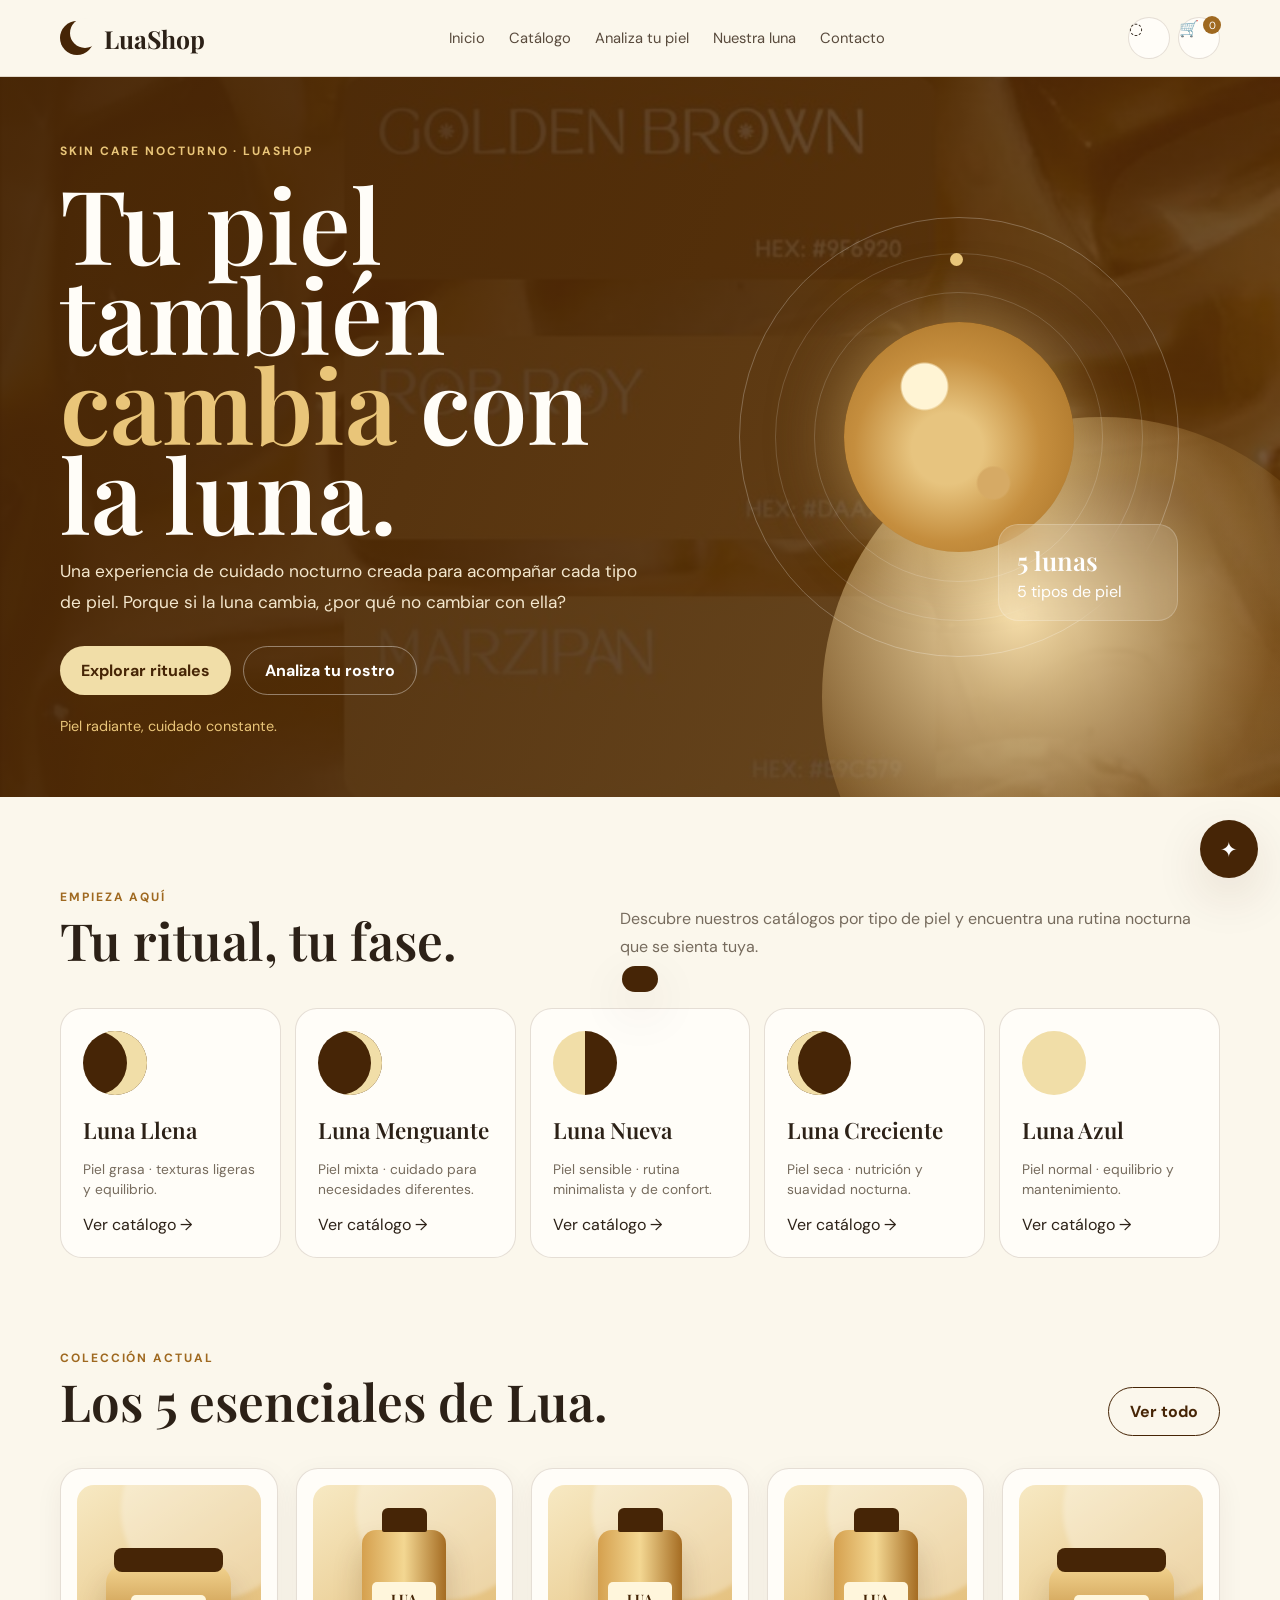
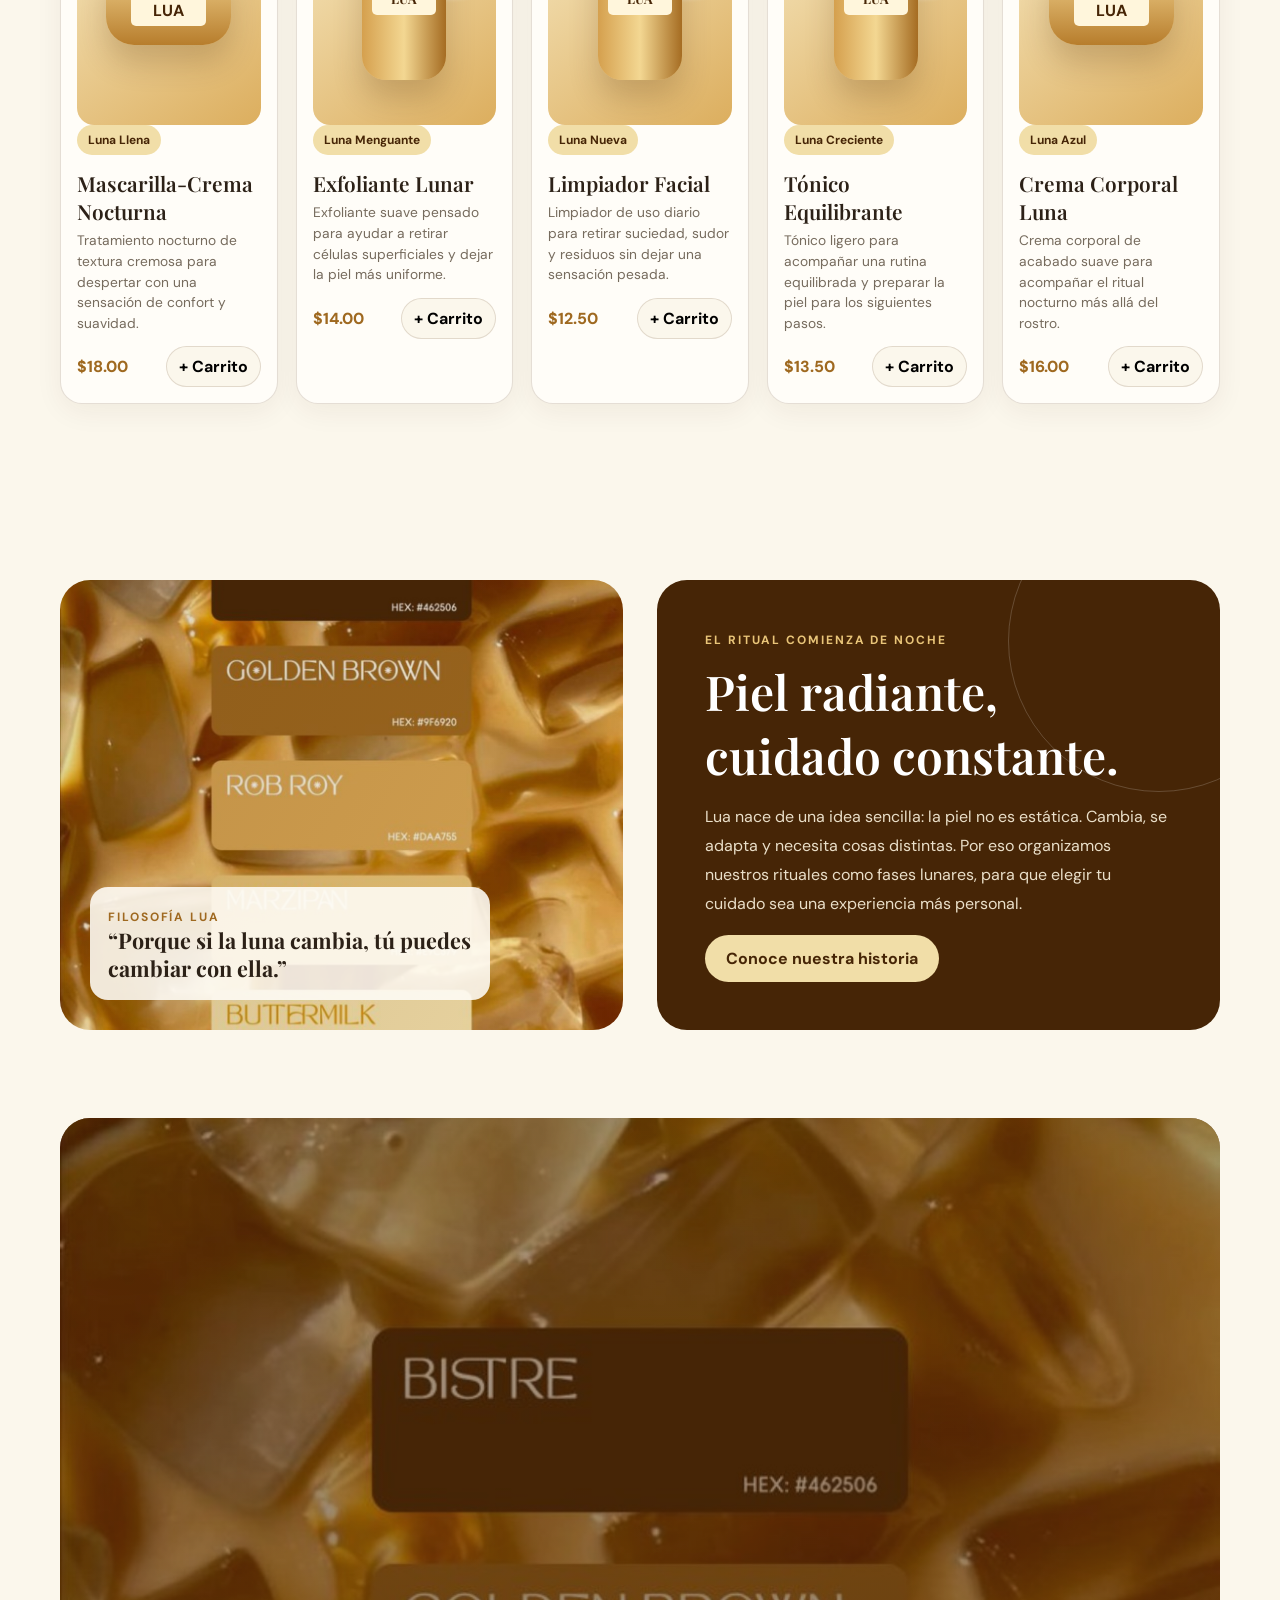
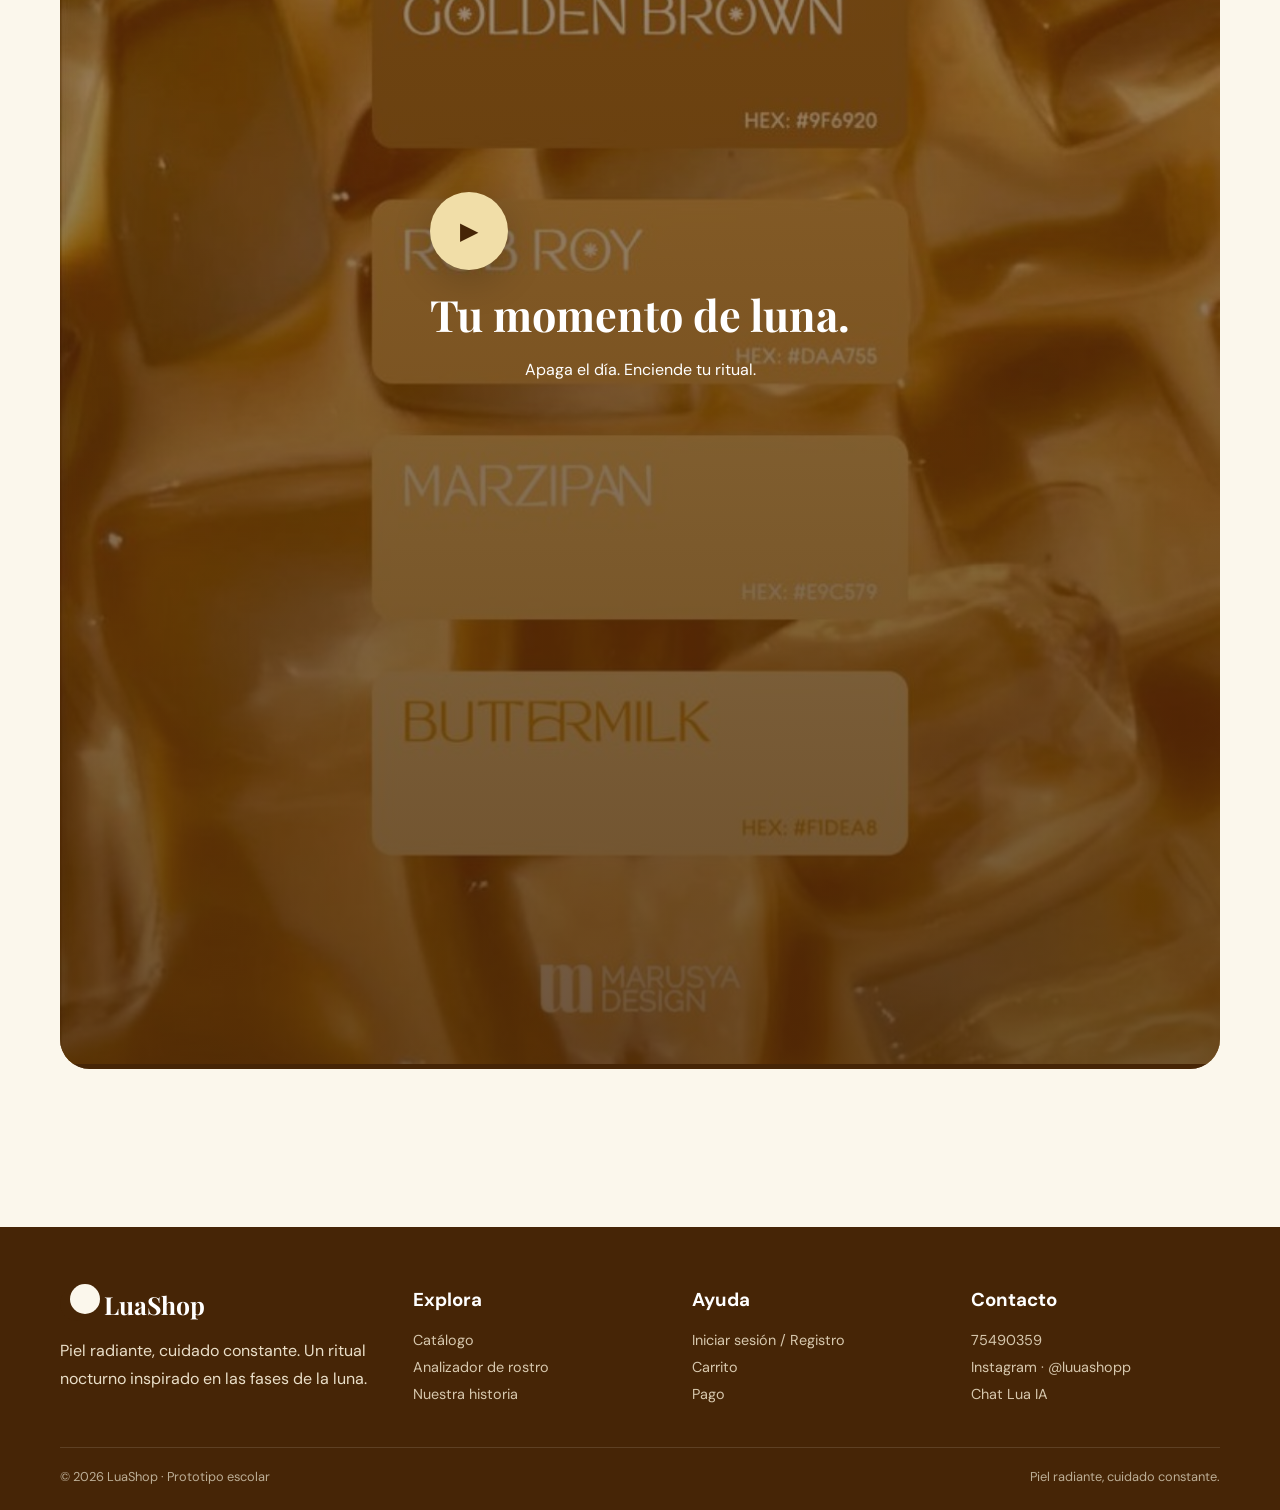
<file: index.html>
<!doctype html><html lang="es"><head><meta charset="utf-8"><meta name="viewport" content="width=device-width,initial-scale=1"><title>LuaShop · Piel radiante, cuidado constante</title><link rel="stylesheet" href="styles.css"></head><body><div id="header"></div>
<section class="hero"><div class="container hero-grid"><div><span class="eyebrow" style="color:var(--marzipan)">Skin care nocturno · LuaShop</span><h1>Tu piel también <em>cambia</em> con la luna.</h1><p>Una experiencia de cuidado nocturno creada para acompañar cada tipo de piel. Porque si la luna cambia, ¿por qué no cambiar con ella?</p><div class="hero-actions"><a class="btn btn-light" href="catalogo.html">Explorar rituales</a><a class="btn" style="border:1px solid rgba(255,255,255,.4);color:white" href="analizador.html">Analiza tu rostro</a></div><div class="hero-note">Piel radiante, cuidado constante.</div></div><div class="hero-art"><div class="moon-orbit"><span class="orbit-dot"></span><div class="moon"></div><div class="glass-card hero-mini"><strong>5 lunas</strong><span>5 tipos de piel</span></div></div></div></div></section>
<section class="section"><div class="container"><div class="section-head"><div><span class="eyebrow">Empieza aquí</span><h2>Tu ritual, tu fase.</h2></div><p>Descubre nuestros catálogos por tipo de piel y encuentra una rutina nocturna que se sienta tuya.</p></div><div class="phase-grid"><a class="phase" href="catalogo.html?skin=grasa"><div class="phase-moon"></div><h3>Luna Llena</h3><p>Piel grasa · texturas ligeras y equilibrio.</p><span>Ver catálogo →</span></a><a class="phase" href="catalogo.html?skin=mixta"><div class="phase-moon"></div><h3>Luna Menguante</h3><p>Piel mixta · cuidado para necesidades diferentes.</p><span>Ver catálogo →</span></a><a class="phase" href="catalogo.html?skin=sensible"><div class="phase-moon"></div><h3>Luna Nueva</h3><p>Piel sensible · rutina minimalista y de confort.</p><span>Ver catálogo →</span></a><a class="phase" href="catalogo.html?skin=seca"><div class="phase-moon"></div><h3>Luna Creciente</h3><p>Piel seca · nutrición y suavidad nocturna.</p><span>Ver catálogo →</span></a><a class="phase" href="catalogo.html?skin=normal"><div class="phase-moon"></div><h3>Luna Azul</h3><p>Piel normal · equilibrio y mantenimiento.</p><span>Ver catálogo →</span></a></div></div></section>
<section class="section" style="padding-top:0"><div class="container"><div class="section-head"><div><span class="eyebrow">Colección actual</span><h2>Los 5 esenciales de Lua.</h2></div><a class="btn btn-outline" href="catalogo.html">Ver todo</a></div><div class="product-grid" id="featuredGrid"></div></div></section>
<section class="section"><div class="container split"><div class="story-image"><div class="quote"><span class="eyebrow">Filosofía Lua</span><br><strong>“Porque si la luna cambia, tú puedes cambiar con ella.”</strong></div></div><div class="story-card"><span class="eyebrow" style="color:var(--marzipan)">El ritual comienza de noche</span><h2>Piel radiante,<br>cuidado constante.</h2><p>Lua nace de una idea sencilla: la piel no es estática. Cambia, se adapta y necesita cosas distintas. Por eso organizamos nuestros rituales como fases lunares, para que elegir tu cuidado sea una experiencia más personal.</p><a class="btn btn-light" href="nosotros.html">Conoce nuestra historia</a></div></div></section>
<section class="section" style="padding-top:0"><div class="container"><div class="video-wrap"><video autoplay muted loop playsinline poster="assets/palette-reference.jpg"><source src="https://cdn.coverr.co/videos/coverr-a-woman-applying-face-cream-1573/1080p.mp4" type="video/mp4"></video><div class="video-overlay"><div><div class="play">▶</div><h2 class="serif" style="font-size:2.7rem;margin:15px 0 5px">Tu momento de luna.</h2><p>Apaga el día. Enciende tu ritual.</p></div></div></div></div></section>
<div id="footer"></div><div id="chat"></div><div class="toast"></div><script src="app.js"></script><script>document.querySelector('#chat').innerHTML='<div class="chat"><button id="chatToggle" class="chat-toggle">✦</button><div id="chatPanel" class="chat-panel"><div class="chat-head"><strong>Lua IA</strong><br><small>Asistente de LuaShop</small></div><div id="messages" class="messages"><div class="msg bot">Hola ✦ Soy Lua IA. ¿Te ayudo a encontrar tu ritual?</div></div><form id="chatForm" class="chat-input"><input id="chatInput" placeholder="Escribe algo..."><button>➤</button></form></div></div>';setupShared();initChat()</script></body></html>
</file>
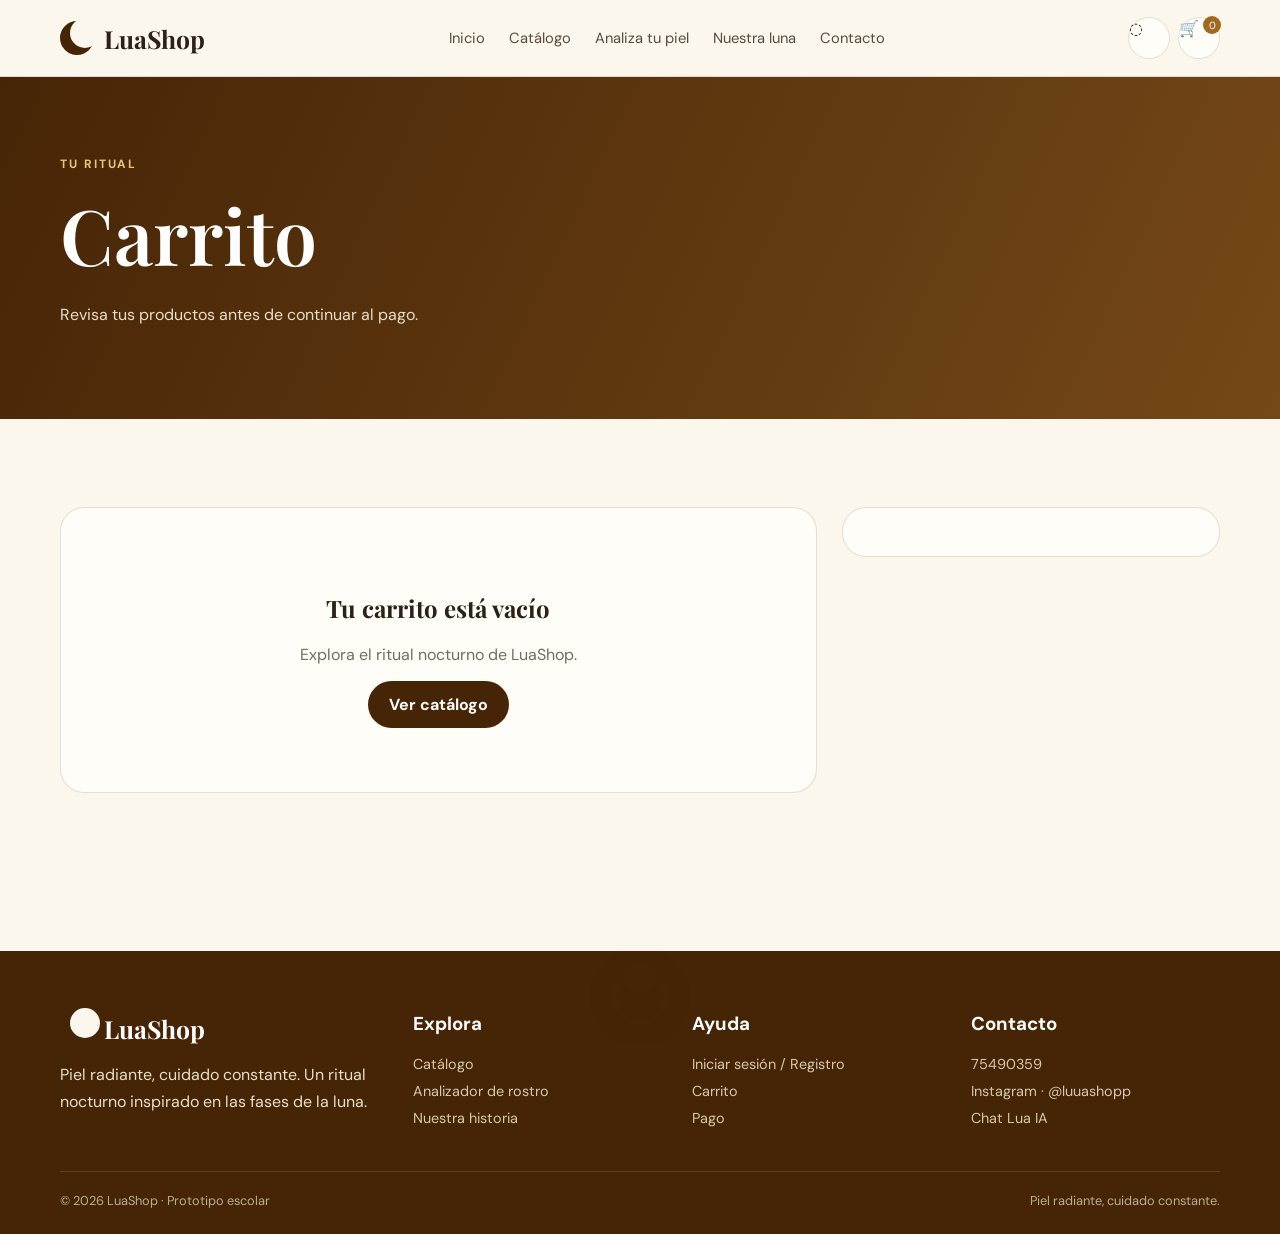
<file: carrito.html>
<!doctype html><html lang="es"><head><meta charset="utf-8"><meta name="viewport" content="width=device-width,initial-scale=1"><title>Carrito · LuaShop</title><link rel="stylesheet" href="styles.css"></head><body><div id="header"></div><section class="page-hero"><div class="container"><span class="eyebrow" style="color:var(--marzipan)">Tu ritual</span><h1>Carrito</h1><p>Revisa tus productos antes de continuar al pago.</p></div></section><section class="section"><div class="container cart-layout"><div class="cart-items" id="cartItems"></div><aside class="summary" id="summary"></aside></div></section><div id="footer"></div><div class="toast"></div><script src="app.js"></script><script>setupShared();initCart()</script></body></html>
</file>
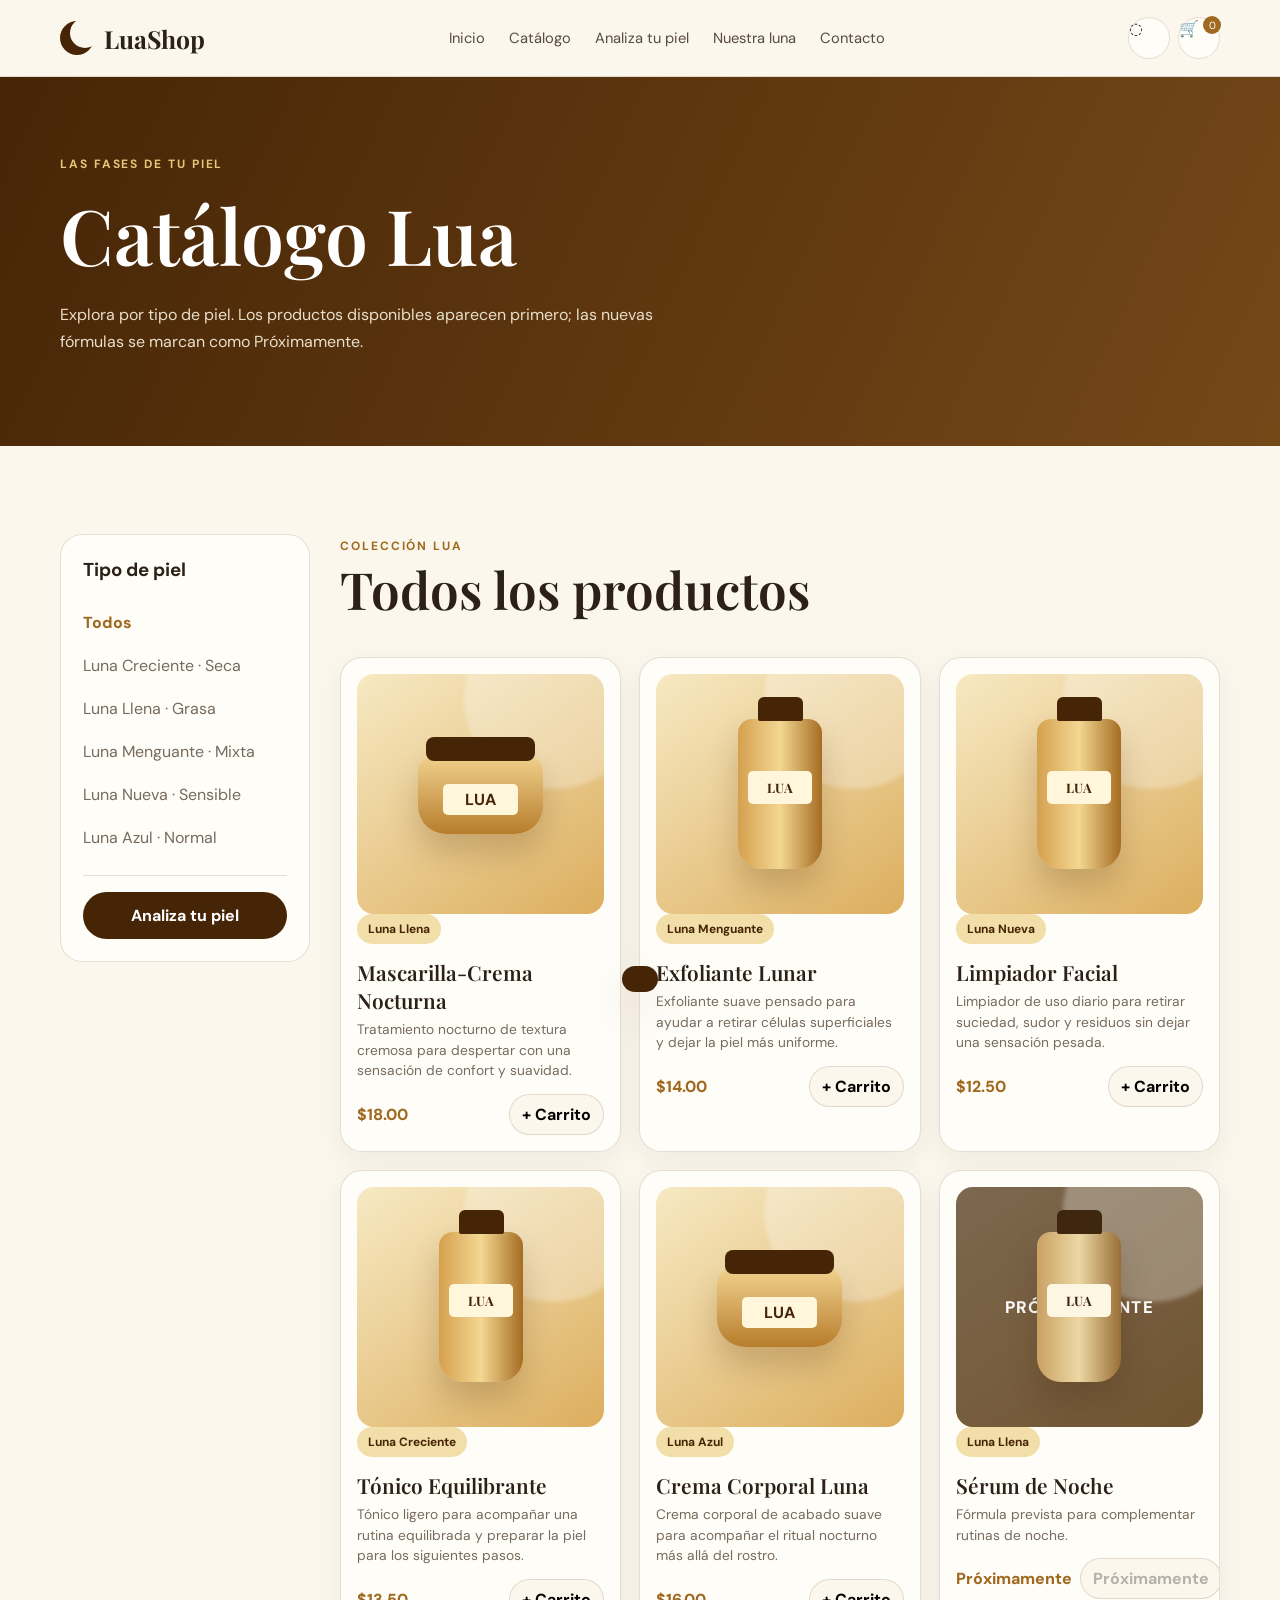
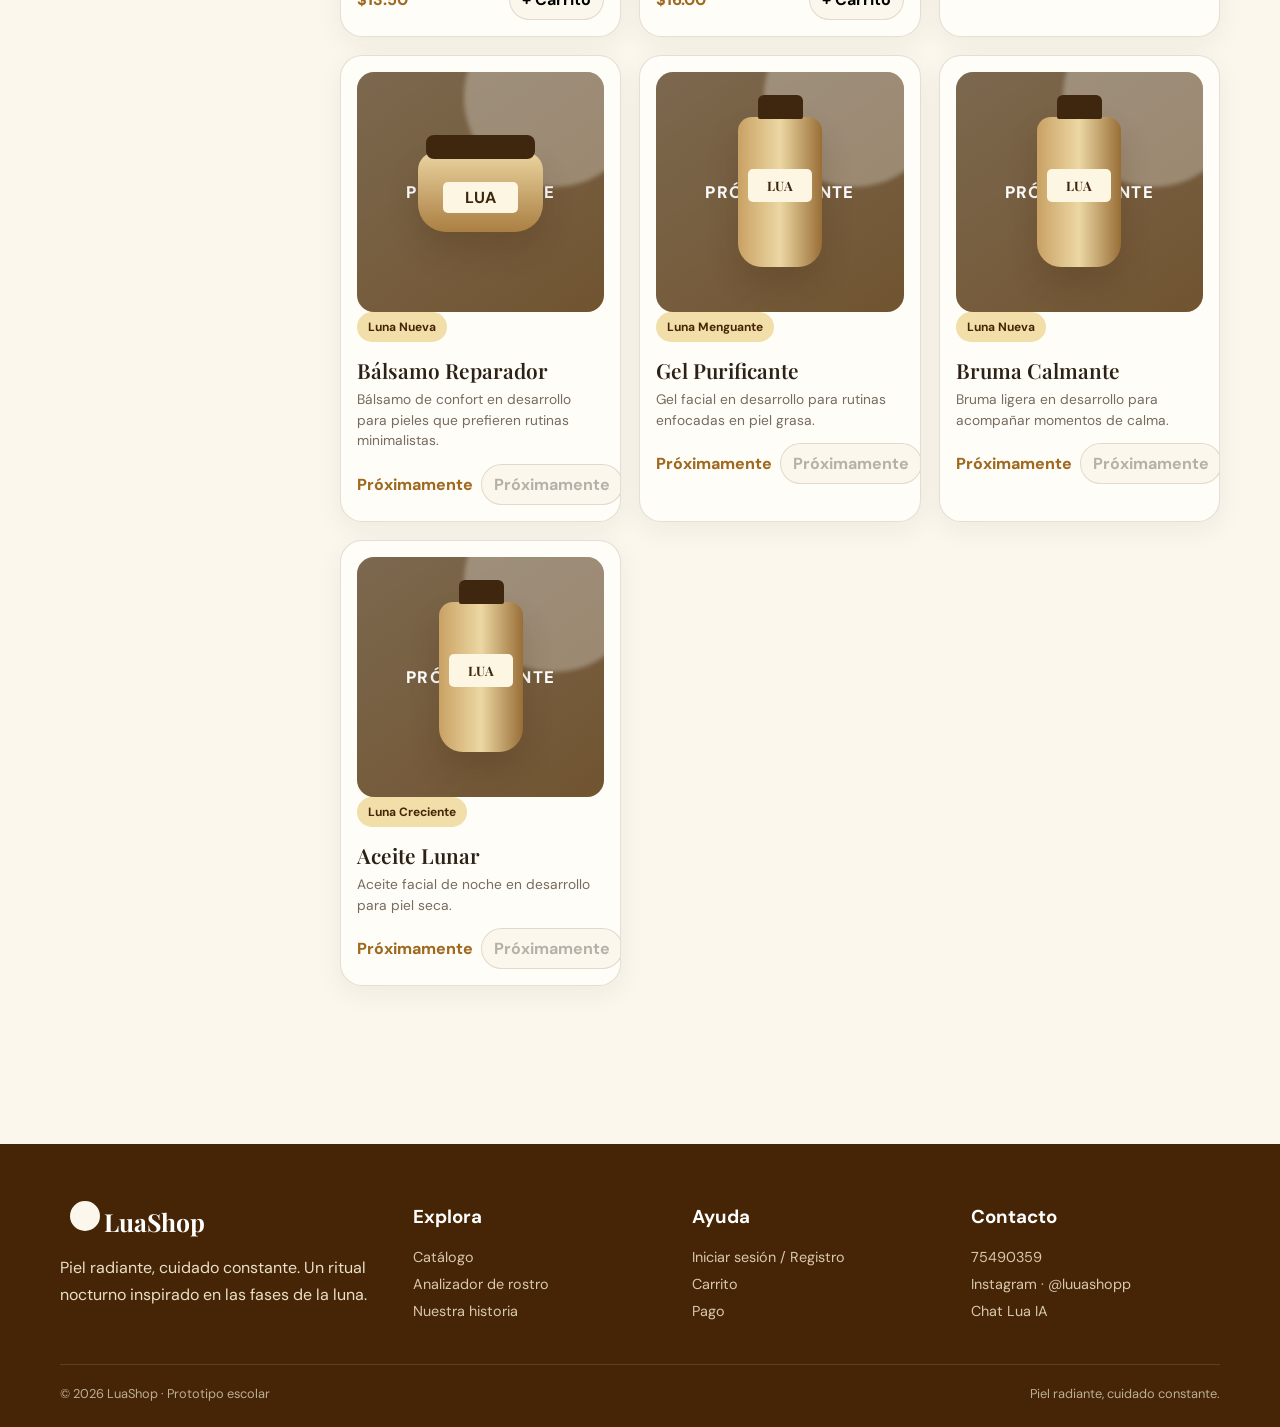
<file: catalogo.html>
<!doctype html><html lang="es"><head><meta charset="utf-8"><meta name="viewport" content="width=device-width,initial-scale=1"><title>Catálogo · LuaShop</title><link rel="stylesheet" href="styles.css"></head><body><div id="header"></div><section class="page-hero"><div class="container"><span class="eyebrow" style="color:var(--marzipan)">Las fases de tu piel</span><h1>Catálogo Lua</h1><p>Explora por tipo de piel. Los productos disponibles aparecen primero; las nuevas fórmulas se marcan como Próximamente.</p></div></section><section class="section"><div class="container catalog-layout"><aside class="filters"><h3>Tipo de piel</h3><button class="filter-btn active" data-filter="all">Todos</button><button class="filter-btn" data-filter="seca">Luna Creciente · Seca</button><button class="filter-btn" data-filter="grasa">Luna Llena · Grasa</button><button class="filter-btn" data-filter="mixta">Luna Menguante · Mixta</button><button class="filter-btn" data-filter="sensible">Luna Nueva · Sensible</button><button class="filter-btn" data-filter="normal">Luna Azul · Normal</button><hr style="border:0;border-top:1px solid var(--line);margin:16px 0"><a class="btn btn-primary" style="width:100%" href="analizador.html">Analiza tu piel</a></aside><main><div class="section-head"><div><span class="eyebrow">Colección Lua</span><h2 id="catalogTitle">Todos los productos</h2></div></div><div class="catalog-grid" id="catalogGrid"></div></main></div></section><div id="footer"></div><div class="toast"></div><script src="app.js"></script><script>setupShared();initCatalog();const skinParam=new URLSearchParams(location.search).get('skin');if(skinParam){document.querySelector(`[data-filter="${skinParam}"]`)?.click()}</script></body></html>
</file>
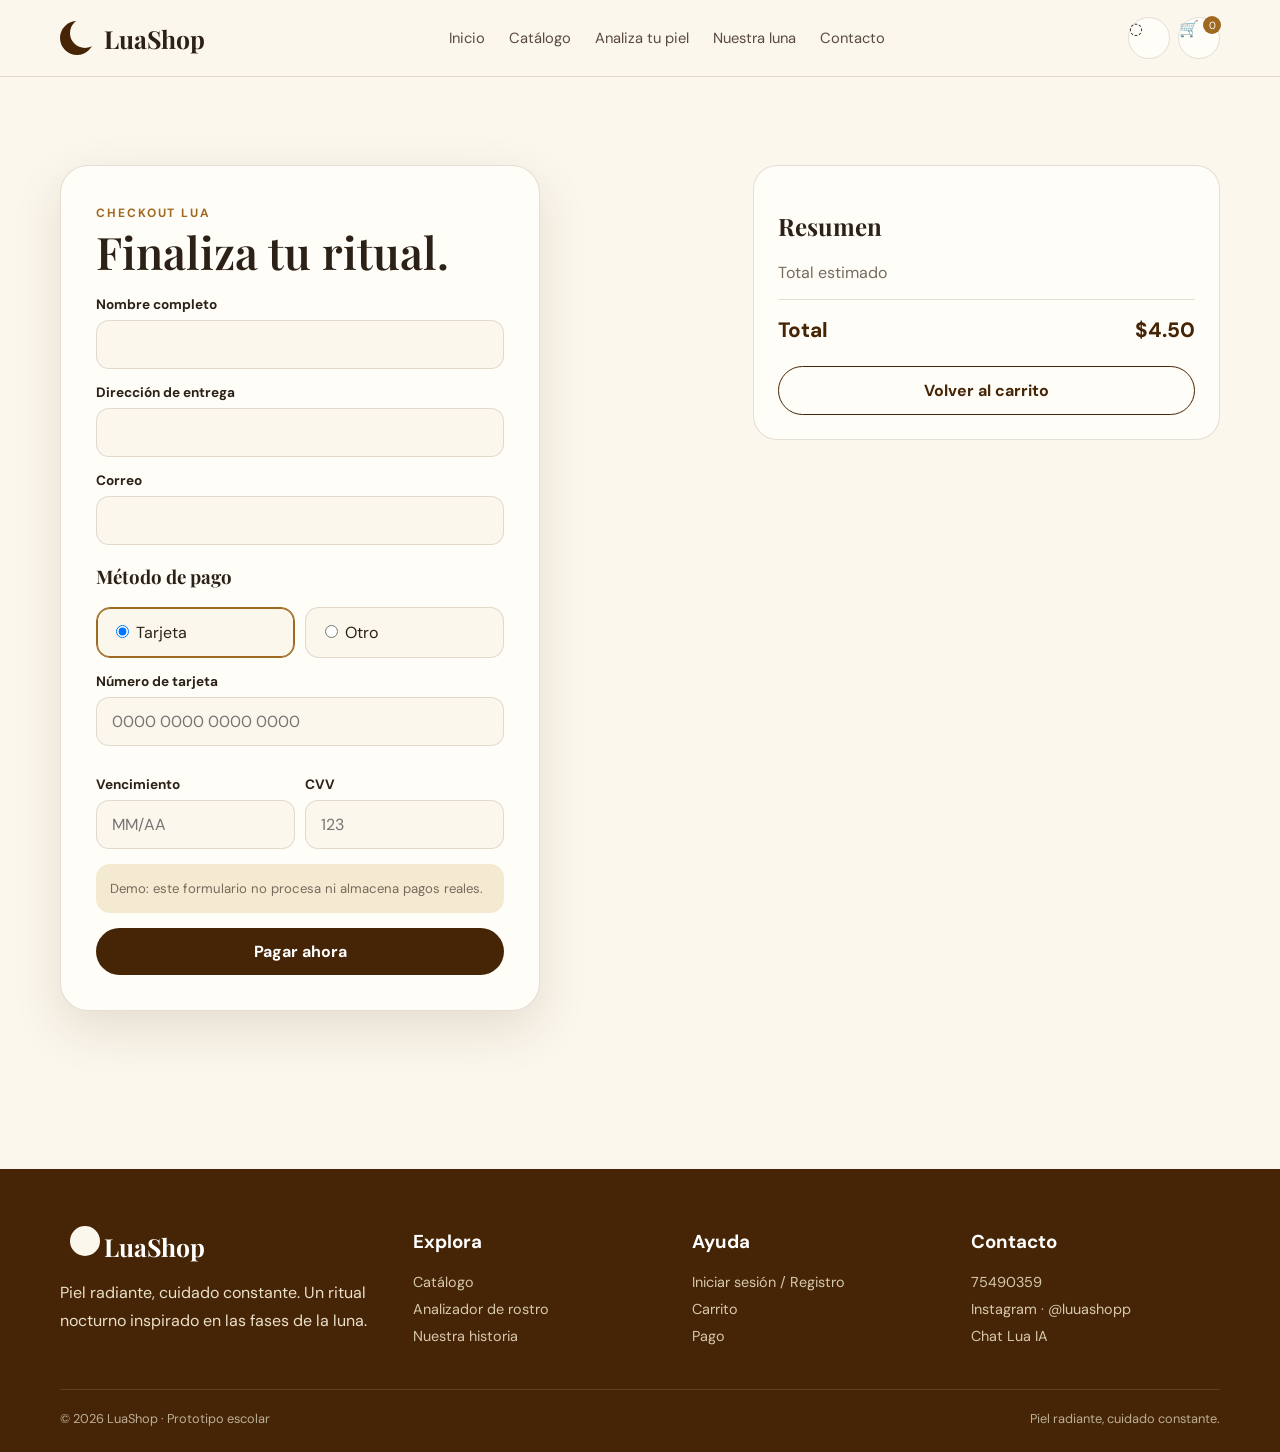
<file: checkout.html>
<!doctype html><html lang="es"><head><meta charset="utf-8"><meta name="viewport" content="width=device-width,initial-scale=1"><title>Pago · LuaShop</title><link rel="stylesheet" href="styles.css"></head><body><div id="header"></div><section class="section"><div class="container checkout-grid"><form class="auth-card" id="payForm"><span class="eyebrow">Checkout Lua</span><h1>Finaliza tu ritual.</h1><div class="form-group"><label>Nombre completo</label><input required></div><div class="form-group"><label>Dirección de entrega</label><input required></div><div class="form-group"><label>Correo</label><input type="email" required></div><h3 class="serif">Método de pago</h3><div class="pay-options"><label class="pay-option active"><input type="radio" checked name="pay"> Tarjeta</label><label class="pay-option"><input type="radio" name="pay"> Otro</label></div><div class="form-group"><label>Número de tarjeta</label><input inputmode="numeric" maxlength="19" placeholder="0000 0000 0000 0000" required></div><div style="display:grid;grid-template-columns:1fr 1fr;gap:10px"><div class="form-group"><label>Vencimiento</label><input placeholder="MM/AA" required></div><div class="form-group"><label>CVV</label><input inputmode="numeric" maxlength="4" placeholder="123" required></div></div><div class="notice">Demo: este formulario no procesa ni almacena pagos reales.</div><button class="btn btn-primary" style="width:100%;margin-top:15px">Pagar ahora</button></form><aside class="summary" id="paymentArea"><h2 class="serif">Resumen</h2><p style="color:var(--muted)">Total estimado</p><div class="summary-line summary-total"><span>Total</span><span id="checkoutTotal">$0.00</span></div><a href="carrito.html" class="btn btn-outline" style="width:100%;margin-top:10px">Volver al carrito</a></aside></div></section><div id="footer"></div><script src="app.js"></script><script>setupShared();initCheckout()</script></body></html>
</file>
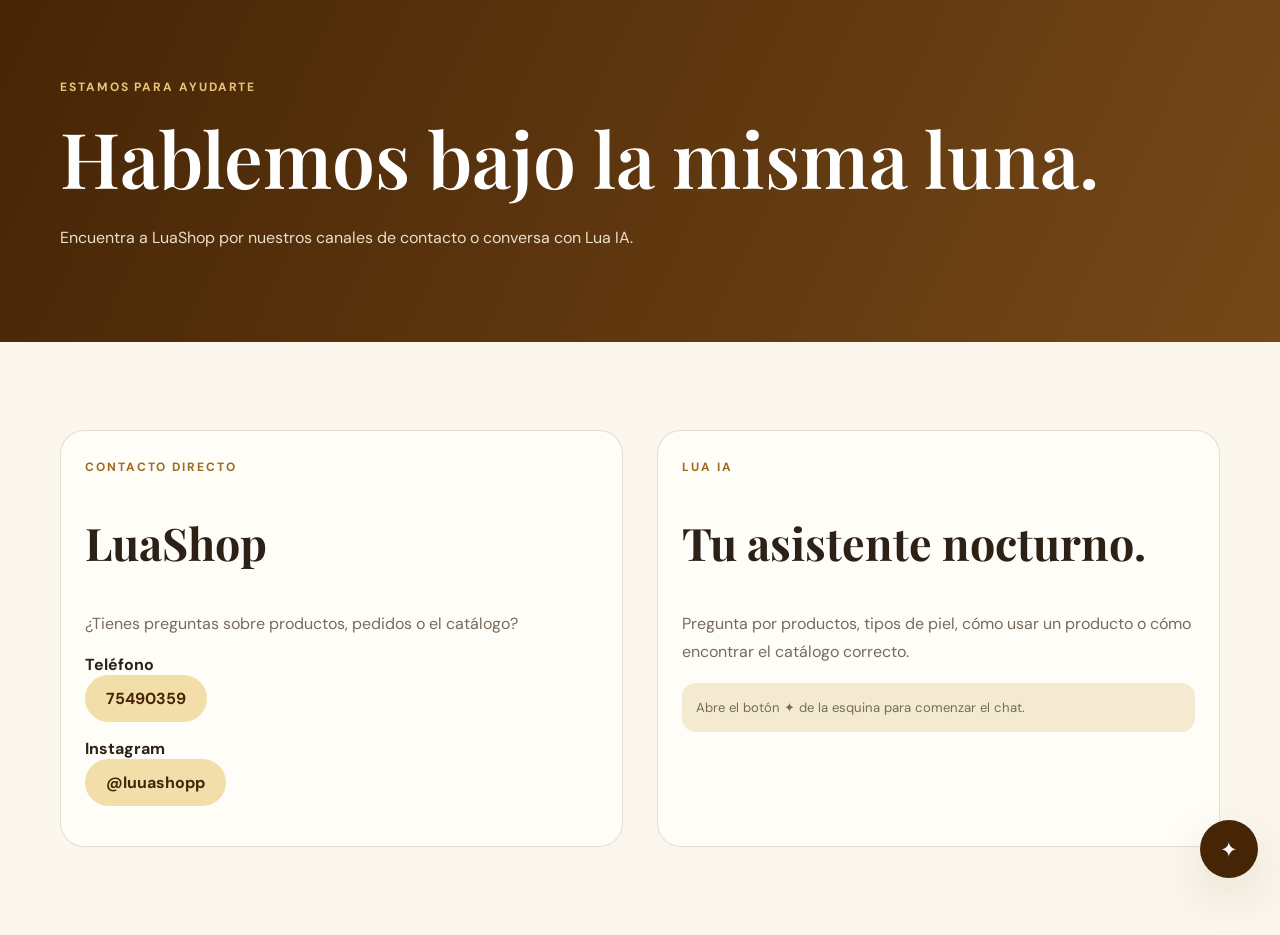
<file: contacto.html>
<!doctype html><html lang="es"><head><meta charset="utf-8"><meta name="viewport" content="width=device-width,initial-scale=1"><title>Contacto · LuaShop</title><link rel="stylesheet" href="styles.css"></head><body><div id="header"></div><section class="page-hero"><div class="container"><span class="eyebrow" style="color:var(--marzipan)">Estamos para ayudarte</span><h1>Hablemos bajo la misma luna.</h1><p>Encuentra a LuaShop por nuestros canales de contacto o conversa con Lua IA.</p></div></section><section class="section"><div class="container split"><div class="contact-card"><span class="eyebrow">Contacto directo</span><h2 class="serif" style="font-size:2.8rem">LuaShop</h2><p style="line-height:1.8;color:var(--muted)">¿Tienes preguntas sobre productos, pedidos o el catálogo?</p><p><strong>Teléfono</strong><br><a class="btn btn-light" href="tel:75490359">75490359</a></p><p><strong>Instagram</strong><br><a class="btn btn-light" href="https://instagram.com/luuashopp" target="_blank">@luuashopp</a></p></div><div class="contact-card"><span class="eyebrow">Lua IA</span><h2 class="serif" style="font-size:2.8rem">Tu asistente nocturno.</h2><p style="line-height:1.8;color:var(--muted)">Pregunta por productos, tipos de piel, cómo usar un producto o cómo encontrar el catálogo correcto.</p><div class="notice">Abre el botón ✦ de la esquina para comenzar el chat.</div></div></div></section><div id="footer"></div><div id="chat"></div><script src="app.js"></script><script>document.querySelector('#chat').innerHTML='<div class="chat"><button id="chatToggle" class="chat-toggle">✦</button><div id="chatPanel" class="chat-panel"><div class="chat-head"><strong>Lua IA</strong><br><small>Asistente de LuaShop</small></div><div id="messages" class="messages"><div class="msg bot">Hola ✦ ¿Qué quieres descubrir?</div></div><form id="chatForm" class="chat-input"><input id="chatInput" placeholder="Escribe algo..."><button>➤</button></form></div></div>';setTimeout(()=>{setupNav();initChat()},100)</script></body></html>
</file>
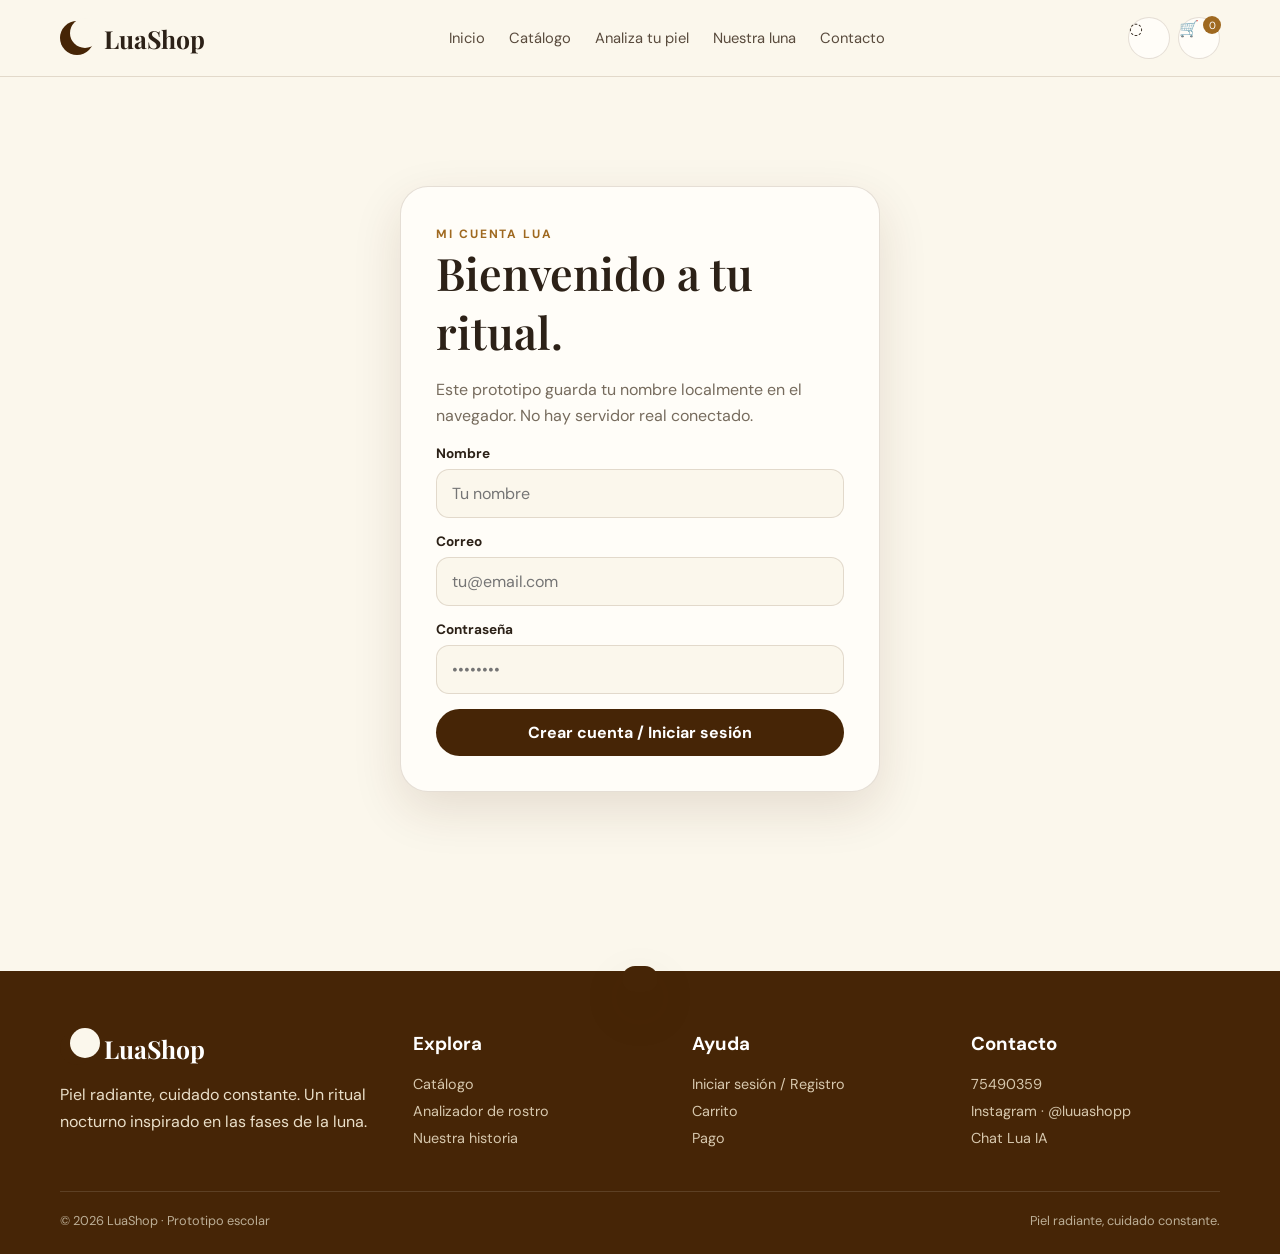
<file: cuenta.html>
<!doctype html><html lang="es"><head><meta charset="utf-8"><meta name="viewport" content="width=device-width,initial-scale=1"><title>Cuenta · LuaShop</title><link rel="stylesheet" href="styles.css"></head><body><div id="header"></div><main class="auth"><form class="auth-card" id="authForm"><span class="eyebrow">Mi cuenta Lua</span><h1>Bienvenido a tu ritual.</h1><p style="color:var(--muted);line-height:1.6">Este prototipo guarda tu nombre localmente en el navegador. No hay servidor real conectado.</p><div class="form-group"><label>Nombre</label><input id="authName" required placeholder="Tu nombre"></div><div class="form-group"><label>Correo</label><input type="email" required placeholder="tu@email.com"></div><div class="form-group"><label>Contraseña</label><input type="password" required placeholder="••••••••"></div><button class="btn btn-primary" style="width:100%">Crear cuenta / Iniciar sesión</button></form></main><div id="footer"></div><div class="toast"></div><script src="app.js"></script><script>setupShared();initAuth()</script></body></html>
</file>
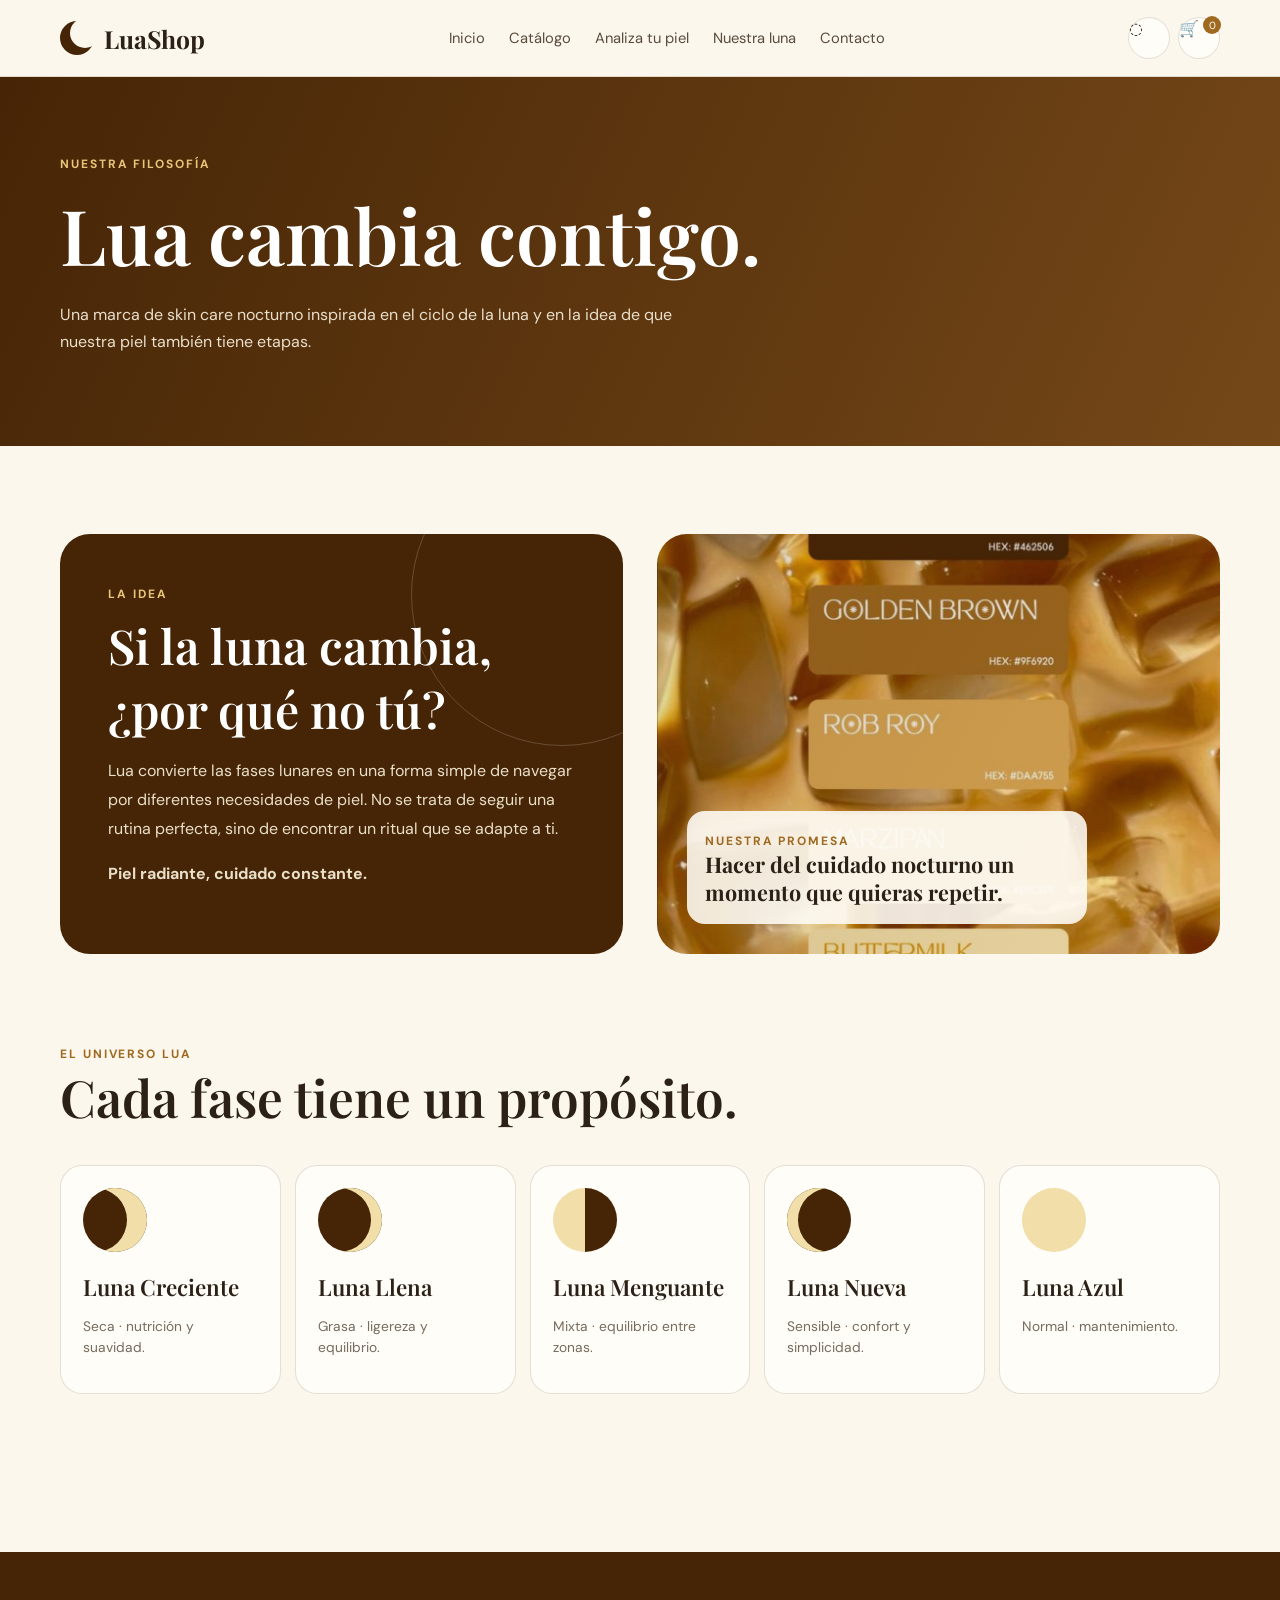
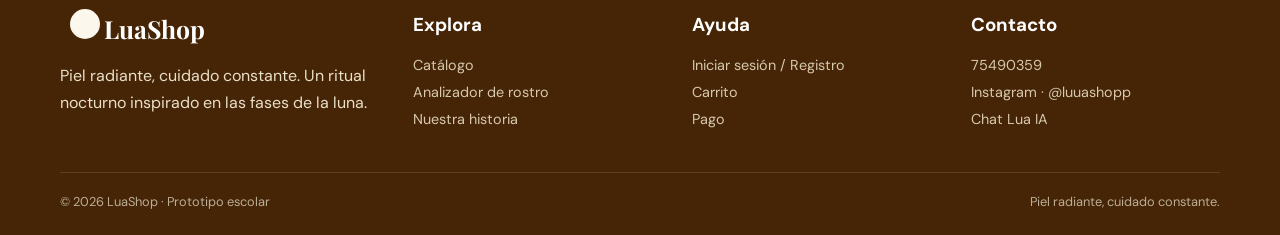
<file: nosotros.html>
<!doctype html><html lang="es"><head><meta charset="utf-8"><meta name="viewport" content="width=device-width,initial-scale=1"><title>Nuestra luna · LuaShop</title><link rel="stylesheet" href="styles.css"></head><body><div id="header"></div><section class="page-hero"><div class="container"><span class="eyebrow" style="color:var(--marzipan)">Nuestra filosofía</span><h1>Lua cambia contigo.</h1><p>Una marca de skin care nocturno inspirada en el ciclo de la luna y en la idea de que nuestra piel también tiene etapas.</p></div></section><section class="section"><div class="container split"><div class="story-card"><span class="eyebrow" style="color:var(--marzipan)">La idea</span><h2>Si la luna cambia,<br>¿por qué no tú?</h2><p>Lua convierte las fases lunares en una forma simple de navegar por diferentes necesidades de piel. No se trata de seguir una rutina perfecta, sino de encontrar un ritual que se adapte a ti.</p><p><strong>Piel radiante, cuidado constante.</strong></p></div><div class="story-image"><div class="quote"><span class="eyebrow">Nuestra promesa</span><br><strong>Hacer del cuidado nocturno un momento que quieras repetir.</strong></div></div></div></section><section class="section" style="padding-top:0"><div class="container"><div class="section-head"><div><span class="eyebrow">El universo Lua</span><h2>Cada fase tiene un propósito.</h2></div></div><div class="phase-grid"><div class="phase"><div class="phase-moon"></div><h3>Luna Creciente</h3><p>Seca · nutrición y suavidad.</p></div><div class="phase"><div class="phase-moon"></div><h3>Luna Llena</h3><p>Grasa · ligereza y equilibrio.</p></div><div class="phase"><div class="phase-moon"></div><h3>Luna Menguante</h3><p>Mixta · equilibrio entre zonas.</p></div><div class="phase"><div class="phase-moon"></div><h3>Luna Nueva</h3><p>Sensible · confort y simplicidad.</p></div><div class="phase"><div class="phase-moon"></div><h3>Luna Azul</h3><p>Normal · mantenimiento.</p></div></div></div></section><div id="footer"></div><script src="app.js"></script><script>setupShared()</script></body></html>
</file>
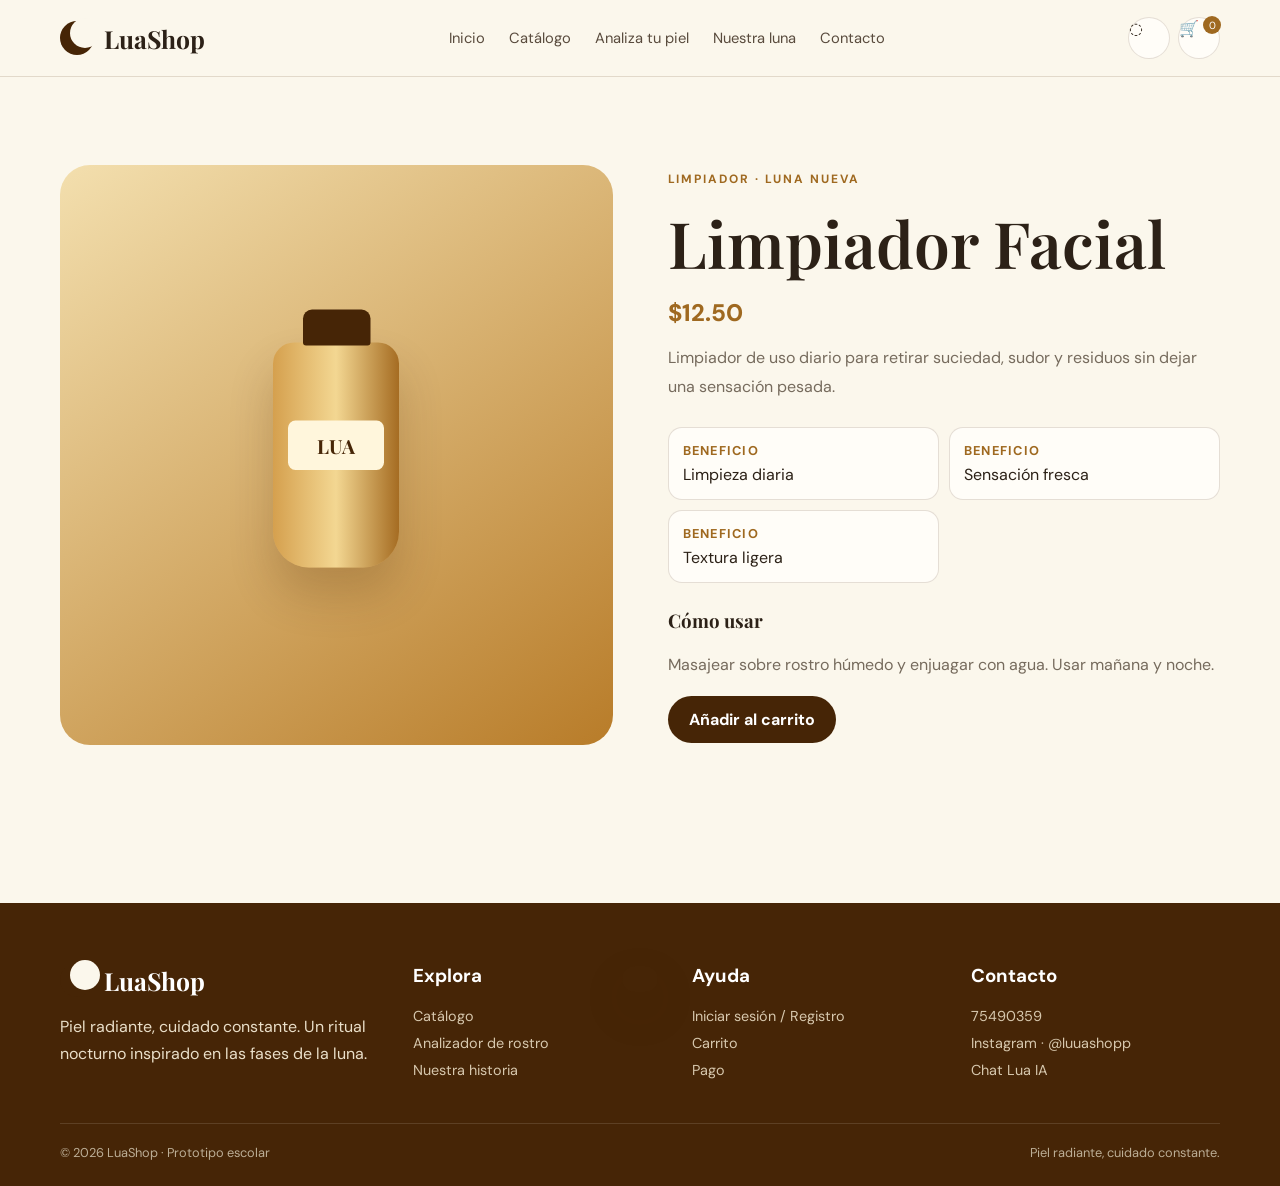
<file: product.html>
<!doctype html><html lang="es"><head><meta charset="utf-8"><meta name="viewport" content="width=device-width,initial-scale=1"><title>Producto · LuaShop</title><link rel="stylesheet" href="styles.css"></head><body><div id="header"></div><section class="section"><div class="container detail"><div class="detail-visual" id="detailVisual"></div><div><span class="eyebrow" id="productType"></span><h1 id="productName">Producto</h1><div class="price" id="productPrice" style="font-size:1.5rem"></div><p class="desc" id="productDesc"></p><div class="specs" id="productBenefits"></div><h3 class="serif">Cómo usar</h3><p class="desc" id="productHow"></p><button id="addProduct" class="btn btn-primary">Añadir al carrito</button></div></div></section><div id="footer"></div><div class="toast"></div><script src="app.js"></script><script>setupShared();initProduct()</script></body></html>
</file>
<file: styles.css>
@import url('https://fonts.googleapis.com/css2?family=DM+Sans:wght@400;500;600;700&family=Playfair+Display:wght@500;600;700&display=swap');
:root{--bistre:#462506;--gold:#9f6920;--rob:#daa755;--marzipan:#e9c579;--buttermilk:#f1dea8;--cream:#fbf7ec;--ink:#2c2117;--muted:#766b5d;--white:#fffdf8;--line:rgba(70,37,6,.14);--shadow:0 18px 50px rgba(70,37,6,.12);--radius:24px}
*{box-sizing:border-box}html{scroll-behavior:smooth}body{margin:0;background:var(--cream);color:var(--ink);font-family:'DM Sans',sans-serif}a{color:inherit;text-decoration:none}button,input,select{font:inherit}button{cursor:pointer}.container{width:min(1160px,92%);margin:auto}.serif{font-family:'Playfair Display',serif}.eyebrow{text-transform:uppercase;letter-spacing:.16em;font-size:.75rem;color:var(--gold);font-weight:700}.section{padding:88px 0}.section-head{display:flex;justify-content:space-between;gap:24px;align-items:end;margin-bottom:32px}.section-head h2{font:600 clamp(2rem,4vw,3.4rem)/1.05 'Playfair Display';margin:8px 0}.section-head p{max-width:600px;color:var(--muted);line-height:1.7}.btn{display:inline-flex;align-items:center;justify-content:center;gap:9px;border:0;border-radius:999px;padding:13px 21px;font-weight:700;transition:.2s}.btn:hover{transform:translateY(-2px)}.btn-primary{background:var(--bistre);color:white}.btn-gold{background:var(--gold);color:white}.btn-light{background:var(--buttermilk);color:var(--bistre)}.btn-outline{border:1px solid var(--bistre);background:transparent;color:var(--bistre)}.pill{display:inline-flex;padding:7px 11px;border-radius:999px;background:var(--buttermilk);font-size:.75rem;font-weight:700;color:var(--bistre)}
.navbar{position:sticky;top:0;z-index:50;background:rgba(251,247,236,.92);backdrop-filter:blur(18px);border-bottom:1px solid var(--line)}.nav{height:76px;display:flex;align-items:center;justify-content:space-between;gap:24px}.brand{display:flex;align-items:center;gap:10px;font-family:'Playfair Display';font-size:1.55rem;font-weight:700}.moon-logo{width:34px;height:34px;border-radius:50%;background:var(--bistre);position:relative;display:inline-block}.moon-logo:after{content:'';position:absolute;background:var(--cream);width:30px;height:30px;border-radius:50%;left:10px;top:-3px}.navlinks{display:flex;gap:24px;align-items:center}.navlinks a{font-size:.92rem;color:#594b3d}.navlinks a:hover,.navlinks a.active{color:var(--gold);font-weight:700}.nav-actions{display:flex;gap:8px;align-items:center}.icon-btn{width:42px;height:42px;border-radius:50%;border:1px solid var(--line);background:var(--white);position:relative}.cart-count{position:absolute;right:-2px;top:-2px;background:var(--gold);color:#fff;border-radius:50%;font-size:.65rem;width:18px;height:18px;display:grid;place-items:center}.hamb{display:none}
.hero{min-height:720px;display:grid;align-items:center;position:relative;overflow:hidden;background:linear-gradient(110deg,rgba(70,37,6,.96),rgba(70,37,6,.75)),url('assets/palette-reference.jpg') center/cover}.hero:after{content:'';position:absolute;inset:auto -8% -180px auto;width:560px;height:560px;border-radius:50%;background:radial-gradient(circle at 35% 35%,#f7dfab,rgba(218,167,85,.2) 50%,transparent 70%)}.hero-grid{display:grid;grid-template-columns:1.05fr .95fr;gap:60px;align-items:center;position:relative;z-index:2}.hero h1{font:600 clamp(3.6rem,8vw,7.2rem)/.88 'Playfair Display';color:var(--white);margin:18px 0}.hero h1 em{color:var(--marzipan);font-style:normal}.hero p{font-size:1.08rem;line-height:1.8;color:#f4e7cd;max-width:590px}.hero-actions{display:flex;gap:12px;flex-wrap:wrap;margin-top:28px}.hero-note{margin-top:22px;color:#e9c579;font-size:.9rem}.hero-art{min-height:500px;display:grid;place-items:center}.moon-orbit{width:min(440px,80vw);aspect-ratio:1;border:1px solid rgba(255,255,255,.25);border-radius:50%;position:relative;display:grid;place-items:center}.moon-orbit:before,.moon-orbit:after{content:'';position:absolute;border-radius:50%;border:1px solid rgba(255,255,255,.16)}.moon-orbit:before{inset:8%}.moon-orbit:after{inset:17%}.moon{width:230px;aspect-ratio:1;border-radius:50%;background:radial-gradient(circle at 35% 28%,#fff4d4 0 10%,transparent 11%),radial-gradient(circle at 65% 70%,#d6aa65 0 7%,transparent 8%),radial-gradient(circle at 45% 55%,#e7c47f 0 20%,#c58e3e 52%,#9f6920 100%);box-shadow:0 0 70px rgba(233,197,121,.5)}.orbit-dot{position:absolute;width:13px;height:13px;background:var(--marzipan);border-radius:50%;top:8%;left:48%}.glass-card{background:rgba(255,253,248,.11);border:1px solid rgba(255,255,255,.2);backdrop-filter:blur(16px);padding:18px;border-radius:20px;color:#fff}.hero-mini{position:absolute;right:0;bottom:35px;width:180px}.hero-mini strong{display:block;font:600 1.6rem 'Playfair Display';margin-bottom:4px}
.product-grid{display:grid;grid-template-columns:repeat(5,1fr);gap:18px}.product-card{background:var(--white);border:1px solid var(--line);border-radius:22px;padding:16px;box-shadow:0 8px 28px rgba(70,37,6,.06);transition:.25s;overflow:hidden}.product-card:hover{transform:translateY(-6px);box-shadow:var(--shadow)}.product-visual{height:240px;border-radius:17px;background:linear-gradient(145deg,#f7e9c3,#dcae5e);display:grid;place-items:center;position:relative;overflow:hidden}.product-visual:after{content:'';position:absolute;width:180px;height:180px;border-radius:50%;background:rgba(255,255,255,.28);filter:blur(2px);top:-65px;right:-40px}.bottle{width:84px;height:150px;background:linear-gradient(90deg,#d5a04e,#f3d792,#a56c22);border-radius:14px 14px 24px 24px;position:relative;box-shadow:0 18px 30px rgba(70,37,6,.2);z-index:2}.bottle:before{content:'';position:absolute;width:45px;height:24px;background:var(--bistre);top:-22px;left:20px;border-radius:6px 6px 2px 2px}.bottle:after{content:'LUA';position:absolute;left:10px;right:10px;top:52px;background:#fff6dc;color:var(--bistre);padding:8px 3px;text-align:center;font:700 13px 'Playfair Display';border-radius:5px}.jar{width:125px;height:80px;border-radius:18px 18px 28px 28px;background:linear-gradient(180deg,#f2d38f,#b77d2c);box-shadow:0 18px 30px rgba(70,37,6,.2);position:relative;z-index:2}.jar:before{content:'';position:absolute;top:-17px;left:8px;right:8px;height:24px;background:var(--bistre);border-radius:8px}.jar:after{content:'LUA';position:absolute;left:25px;right:25px;top:30px;background:#fff6dc;color:var(--bistre);padding:5px;text-align:center;font-weight:700;border-radius:5px}.product-card h3{font:600 1.3rem 'Playfair Display';margin:14px 0 5px}.product-card p{font-size:.86rem;color:var(--muted);line-height:1.5;margin:0 0 13px}.price{font-weight:800;color:var(--gold)}.card-row{display:flex;justify-content:space-between;align-items:center;gap:8px}.mini-btn{border:1px solid var(--line);background:var(--cream);padding:9px 12px;border-radius:999px;font-weight:700}
.phase-grid{display:grid;grid-template-columns:repeat(5,1fr);gap:14px}.phase{background:var(--white);border:1px solid var(--line);border-radius:22px;padding:22px;min-height:220px;position:relative;overflow:hidden}.phase .phase-moon{width:64px;height:64px;border-radius:50%;background:var(--bistre);box-shadow:inset -20px 0 0 var(--buttermilk);margin-bottom:20px}.phase:nth-child(2) .phase-moon{box-shadow:inset -11px 0 0 var(--buttermilk)}.phase:nth-child(3) .phase-moon{background:linear-gradient(90deg,var(--buttermilk) 50%,var(--bistre) 50%);box-shadow:none}.phase:nth-child(4) .phase-moon{box-shadow:inset 11px 0 0 var(--buttermilk)}.phase:nth-child(5) .phase-moon{box-shadow:none;background:var(--buttermilk)}.phase h3{font:600 1.4rem 'Playfair Display';margin:0 0 6px}.phase p{color:var(--muted);font-size:.86rem;line-height:1.5}.phase a{font-size:.82rem;color:var(--gold);font-weight:800}
.split{display:grid;grid-template-columns:1fr 1fr;gap:34px;align-items:stretch}.story-card{background:var(--bistre);color:#fff;border-radius:30px;padding:48px;min-height:420px;position:relative;overflow:hidden}.story-card:before{content:'';position:absolute;width:300px;height:300px;border-radius:50%;border:1px solid rgba(255,255,255,.18);right:-90px;top:-90px}.story-card h2{font:600 3rem 'Playfair Display';margin:10px 0}.story-card p{color:#eadfc9;line-height:1.8}.story-image{border-radius:30px;min-height:420px;background:linear-gradient(120deg,rgba(70,37,6,.18),rgba(70,37,6,.05)),url('assets/palette-reference.jpg') center/cover;display:flex;align-items:end;padding:30px}.quote{background:rgba(255,253,248,.88);padding:18px;border-radius:18px;max-width:400px}.quote strong{font-family:'Playfair Display';font-size:1.35rem}
.video-wrap{border-radius:30px;overflow:hidden;position:relative;background:var(--bistre);min-height:380px}.video-wrap video{width:100%;height:100%;min-height:380px;object-fit:cover;opacity:.62}.video-overlay{position:absolute;inset:0;display:grid;place-items:center;text-align:center;color:white;background:linear-gradient(180deg,rgba(70,37,6,.1),rgba(70,37,6,.65));pointer-events:none}.play{width:78px;height:78px;border-radius:50%;display:grid;place-items:center;background:var(--buttermilk);color:var(--bistre);font-size:1.5rem;box-shadow:0 10px 40px rgba(0,0,0,.2)}
.page-hero{padding:75px 0;background:linear-gradient(115deg,var(--bistre),#754818);color:white}.page-hero h1{font:600 clamp(3rem,6vw,5.4rem) 'Playfair Display';margin:10px 0}.page-hero p{max-width:650px;color:#e9dfcb;line-height:1.7}.catalog-layout{display:grid;grid-template-columns:250px 1fr;gap:30px}.filters{background:var(--white);border:1px solid var(--line);padding:22px;border-radius:22px;height:max-content;position:sticky;top:100px}.filters h3{margin-top:0}.filter-btn{display:block;width:100%;text-align:left;border:0;background:transparent;padding:11px 0;color:var(--muted)}.filter-btn.active{color:var(--gold);font-weight:800}.catalog-grid{display:grid;grid-template-columns:repeat(3,1fr);gap:18px}.coming{position:absolute;inset:0;background:rgba(70,37,6,.66);display:grid;place-items:center;color:white;font-weight:800;font-size:1.05rem;letter-spacing:.08em;text-transform:uppercase}.soon .product-visual{filter:grayscale(.25)}
.detail{display:grid;grid-template-columns:1fr 1fr;gap:55px;align-items:center}.detail-visual{min-height:580px;border-radius:30px;background:linear-gradient(145deg,#f3dfae,#b87c29);display:grid;place-items:center}.detail-visual .bottle{transform:scale(1.6)}.detail h1{font:600 clamp(3rem,5vw,5rem) 'Playfair Display';margin:12px 0}.detail .desc{color:var(--muted);line-height:1.8}.specs{display:grid;grid-template-columns:repeat(2,1fr);gap:10px;margin:25px 0}.spec{padding:14px;background:var(--white);border:1px solid var(--line);border-radius:14px}.spec strong{display:block;font-size:.8rem;color:var(--gold);text-transform:uppercase;letter-spacing:.1em;margin-bottom:5px}.qty{display:flex;align-items:center;gap:10px}.qty button{width:38px;height:38px;border:1px solid var(--line);border-radius:50%;background:var(--white)}
.analyzer{display:grid;grid-template-columns:1fr 1fr;gap:30px}.scan-box{background:var(--bistre);border-radius:28px;padding:20px;color:#fff;min-height:520px;display:flex;flex-direction:column}.camera{flex:1;border-radius:20px;background:radial-gradient(circle at 50% 35%,rgba(233,197,121,.5),transparent 35%),#2a1708;display:grid;place-items:center;overflow:hidden;position:relative}.camera video{width:100%;height:100%;object-fit:cover;display:none}.face-guide{width:220px;height:290px;border:2px dashed rgba(255,255,255,.7);border-radius:45% 45% 42% 42%;position:absolute}.scan-controls{display:flex;gap:10px;margin-top:15px;flex-wrap:wrap}.analysis-result{background:var(--white);border:1px solid var(--line);border-radius:28px;padding:30px;min-height:520px}.score{font:600 4rem 'Playfair Display';color:var(--gold)}.recommendation{display:flex;gap:12px;align-items:center;padding:14px;background:var(--cream);border-radius:16px;margin-top:10px}.recommendation .mini-icon{width:52px;height:52px;border-radius:14px;background:var(--buttermilk);display:grid;place-items:center}.notice{font-size:.82rem;color:var(--muted);line-height:1.6;background:#f4ead1;padding:14px;border-radius:14px}
.auth{min-height:calc(100vh - 76px);display:grid;place-items:center;padding:50px 0}.auth-card{width:min(480px,92%);background:var(--white);border:1px solid var(--line);border-radius:28px;padding:35px;box-shadow:var(--shadow)}.auth-card h1{font:600 2.8rem 'Playfair Display';margin:0 0 8px}.form-group{margin:15px 0}.form-group label{display:block;font-size:.85rem;font-weight:700;margin-bottom:7px}.form-group input,.form-group select{width:100%;padding:13px 15px;border:1px solid var(--line);border-radius:13px;background:var(--cream);outline:none}.form-group input:focus{border-color:var(--gold)}
.cart-layout{display:grid;grid-template-columns:1.4fr .7fr;gap:25px}.cart-items,.summary,.contact-card{background:var(--white);border:1px solid var(--line);border-radius:24px;padding:24px}.cart-item{display:grid;grid-template-columns:80px 1fr auto;gap:15px;align-items:center;padding:15px 0;border-bottom:1px solid var(--line)}.cart-item:last-child{border-bottom:0}.thumb{height:80px;border-radius:15px;background:linear-gradient(145deg,#f3d794,#a56c22);display:grid;place-items:center}.thumb .bottle{transform:scale(.42)}.summary{height:max-content;position:sticky;top:100px}.summary-line{display:flex;justify-content:space-between;margin:13px 0;color:var(--muted)}.summary-total{font-weight:800;font-size:1.3rem;color:var(--bistre);border-top:1px solid var(--line);padding-top:16px}.checkout-grid{display:grid;grid-template-columns:1fr .7fr;gap:25px}.pay-options{display:flex;gap:10px}.pay-option{flex:1;border:1px solid var(--line);padding:14px;border-radius:14px;background:var(--cream)}.pay-option.active{border-color:var(--gold);box-shadow:inset 0 0 0 1px var(--gold)}
.chat{position:fixed;right:22px;bottom:22px;z-index:40}.chat-toggle{width:58px;height:58px;border-radius:50%;border:0;background:var(--bistre);color:white;font-size:1.3rem;box-shadow:var(--shadow)}.chat-panel{display:none;position:absolute;right:0;bottom:70px;width:340px;background:var(--white);border:1px solid var(--line);border-radius:22px;box-shadow:var(--shadow);overflow:hidden}.chat-panel.open{display:block}.chat-head{background:var(--bistre);color:#fff;padding:16px}.messages{height:260px;padding:15px;overflow:auto;background:#fffaf0}.msg{max-width:82%;padding:10px 12px;border-radius:14px;margin-bottom:8px;font-size:.86rem;line-height:1.4}.bot{background:var(--buttermilk)}.user{background:var(--bistre);color:#fff;margin-left:auto}.chat-input{display:flex;padding:10px;border-top:1px solid var(--line);gap:7px}.chat-input input{flex:1;border:1px solid var(--line);border-radius:999px;padding:10px}.chat-input button{border:0;border-radius:50%;width:40px;background:var(--gold);color:#fff}
.footer{background:var(--bistre);color:#eadfc9;padding:60px 0 25px;margin-top:70px}.footer-grid{display:grid;grid-template-columns:1.3fr 1fr 1fr 1fr;gap:30px}.footer h3{color:#fff;margin-top:0}.footer a{display:block;margin:9px 0;color:#d7c8ae;font-size:.9rem}.footer-bottom{border-top:1px solid rgba(255,255,255,.12);margin-top:35px;padding-top:20px;display:flex;justify-content:space-between;gap:20px;font-size:.8rem;color:#bcae96}
.toast{position:fixed;left:50%;bottom:28px;transform:translate(-50%,120px);background:var(--bistre);color:#fff;padding:13px 18px;border-radius:999px;z-index:100;transition:.3s;box-shadow:var(--shadow)}.toast.show{transform:translate(-50%,0)}
@media(max-width:1050px){.product-grid,.phase-grid{grid-template-columns:repeat(3,1fr)}.product-grid .product-card:nth-child(4),.product-grid .product-card:nth-child(5){display:none}.navlinks{gap:12px}.hero-grid{grid-template-columns:1fr}.hero-art{display:none}.catalog-grid{grid-template-columns:repeat(2,1fr)}}
@media(max-width:760px){.navlinks{display:none}.hamb{display:block}.nav{height:66px}.navlinks.mobile{position:absolute;display:flex;flex-direction:column;top:66px;left:0;right:0;background:var(--cream);padding:18px;border-bottom:1px solid var(--line)}.section{padding:60px 0}.product-grid,.phase-grid,.catalog-grid{grid-template-columns:1fr 1fr}.split,.detail,.analyzer,.cart-layout,.checkout-grid{grid-template-columns:1fr}.catalog-layout{grid-template-columns:1fr}.filters{position:static}.hero{min-height:650px}.hero h1{font-size:4.3rem}.footer-grid{grid-template-columns:1fr 1fr}.chat-panel{width:calc(100vw - 30px);right:-8px}.detail-visual{min-height:400px}.specs{grid-template-columns:1fr}}
@media(max-width:500px){.product-grid,.phase-grid,.catalog-grid{grid-template-columns:1fr}.footer-grid{grid-template-columns:1fr}.hero h1{font-size:3.5rem}.section-head{display:block}.hero-actions .btn{width:100%}}
</file>
